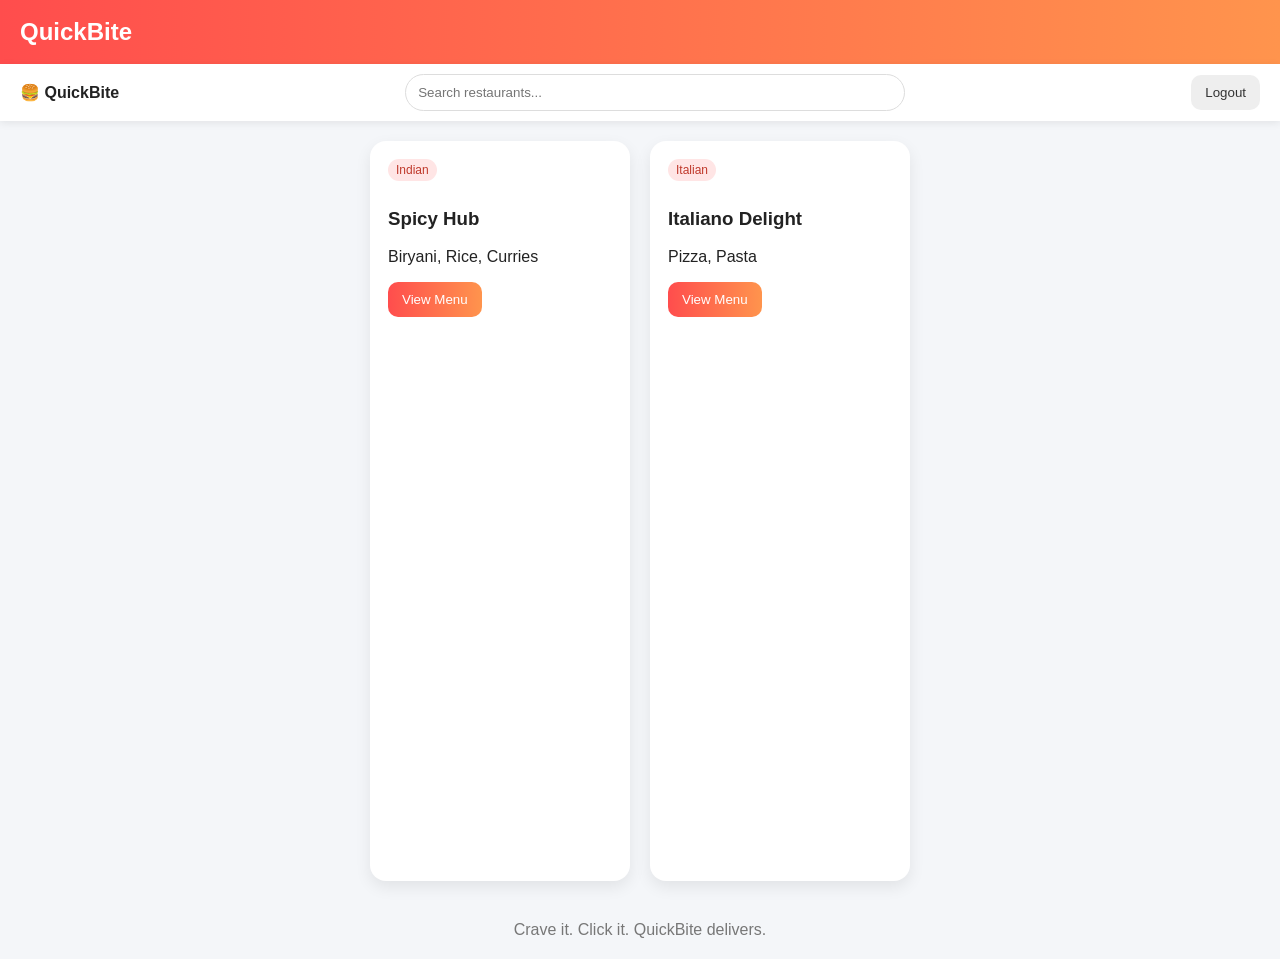
<file: index.html>
<!DOCTYPE html><html><head><link rel="stylesheet" href="css/styles.css"></head>
<body>
<header>QuickBite</header>
<div class="navbar">
  <div class="brand">🍔 QuickBite</div>
  <div class="search"><input id="searchInput" onkeyup="filterRestaurants()" placeholder="Search restaurants..."></div>
  <button onclick="location.href='login.html'" class="secondary">Logout</button>
</div>
<div class="container grid">
  <div class="card res-card" data-name="Spicy Hub">
    <span class="badge">Indian</span>
    <h3>Spicy Hub</h3>
    <p>Biryani, Rice, Curries</p>
    <button onclick="location.href='restaurant1.html'">View Menu</button>
  </div>
  <div class="card res-card" data-name="Italiano Delight">
    <span class="badge">Italian</span>
    <h3>Italiano Delight</h3>
    <p>Pizza, Pasta</p>
    <button onclick="location.href='restaurant2.html'">View Menu</button>
  </div>
</div>
<div class="footer">Crave it. Click it. QuickBite delivers.</div>
</body></html>
</file>
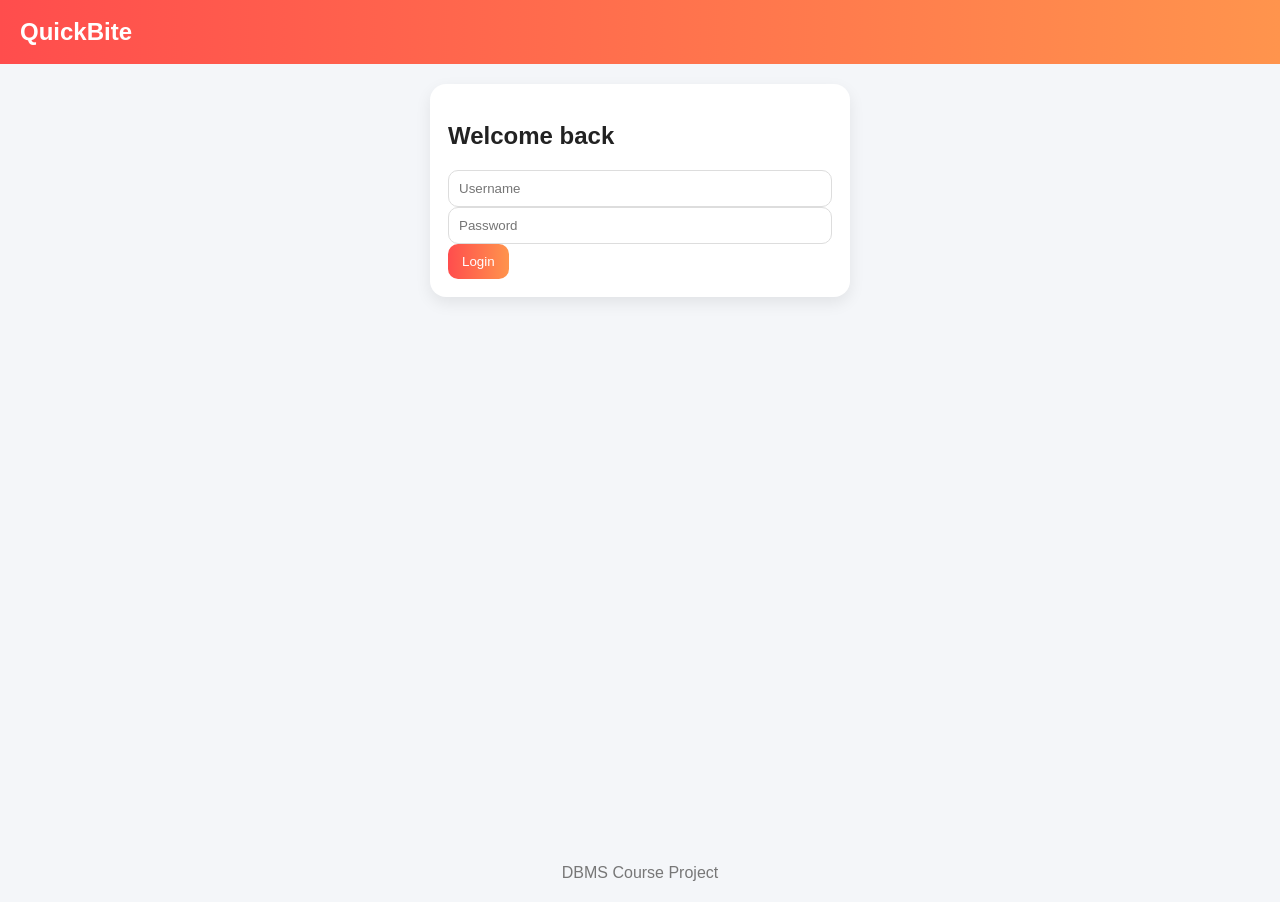
<file: login.html>
<!DOCTYPE html><html><head><link rel="stylesheet" href="css/styles.css"><title>QuickBite Login</title></head>
<body>
<header>QuickBite</header>
<div class="container">
  <div class="card" style="max-width:420px;margin:auto">
    <h2>Welcome back</h2>
    <input placeholder="Username">
    <input type="password" placeholder="Password">
    <button onclick="location.href='index.html'">Login</button>
  </div>
</div>
<div class="footer">DBMS Course Project</div>
</body></html>
</file>
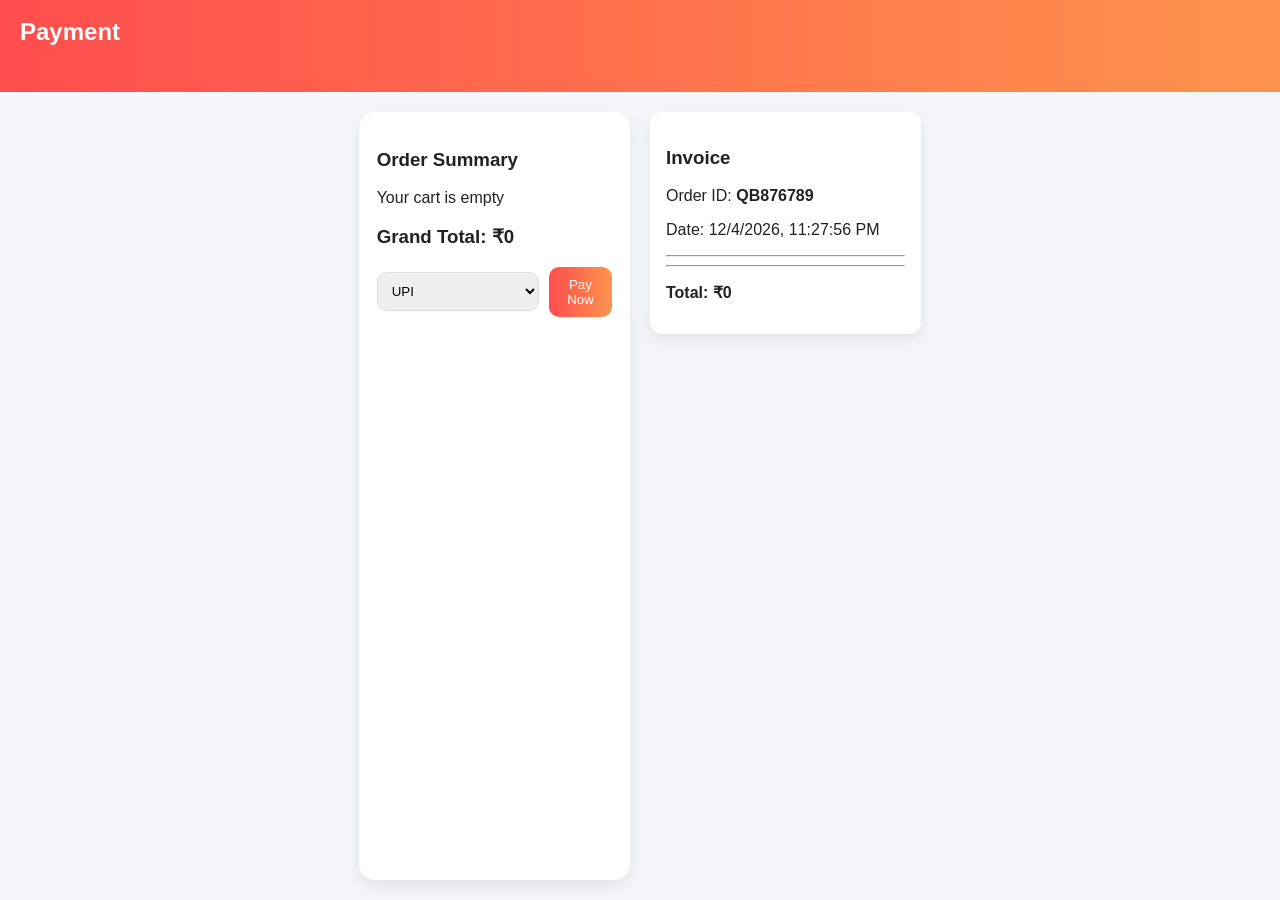
<file: payment.html>
<!DOCTYPE html><html><head>
<link rel="stylesheet" href="css/styles.css"><script src="js/script.js"></script></head>
<body onload="loadPayment()">
<header>Payment</header>
<div class="container grid">
  <div class="card">
    <h3>Order Summary</h3>
    <div id="cart-items"></div>
    <h3>Grand Total: ₹<span id="grand"></span></h3>
    <div class="row">
      <select><option>UPI</option><option>Card</option><option>Cash on Delivery</option></select>
      <button onclick="location.href='tracking.html'">Pay Now</button>
    </div>
  </div>
  <div id="invoice"></div>
</div>
</body></html>
</file>
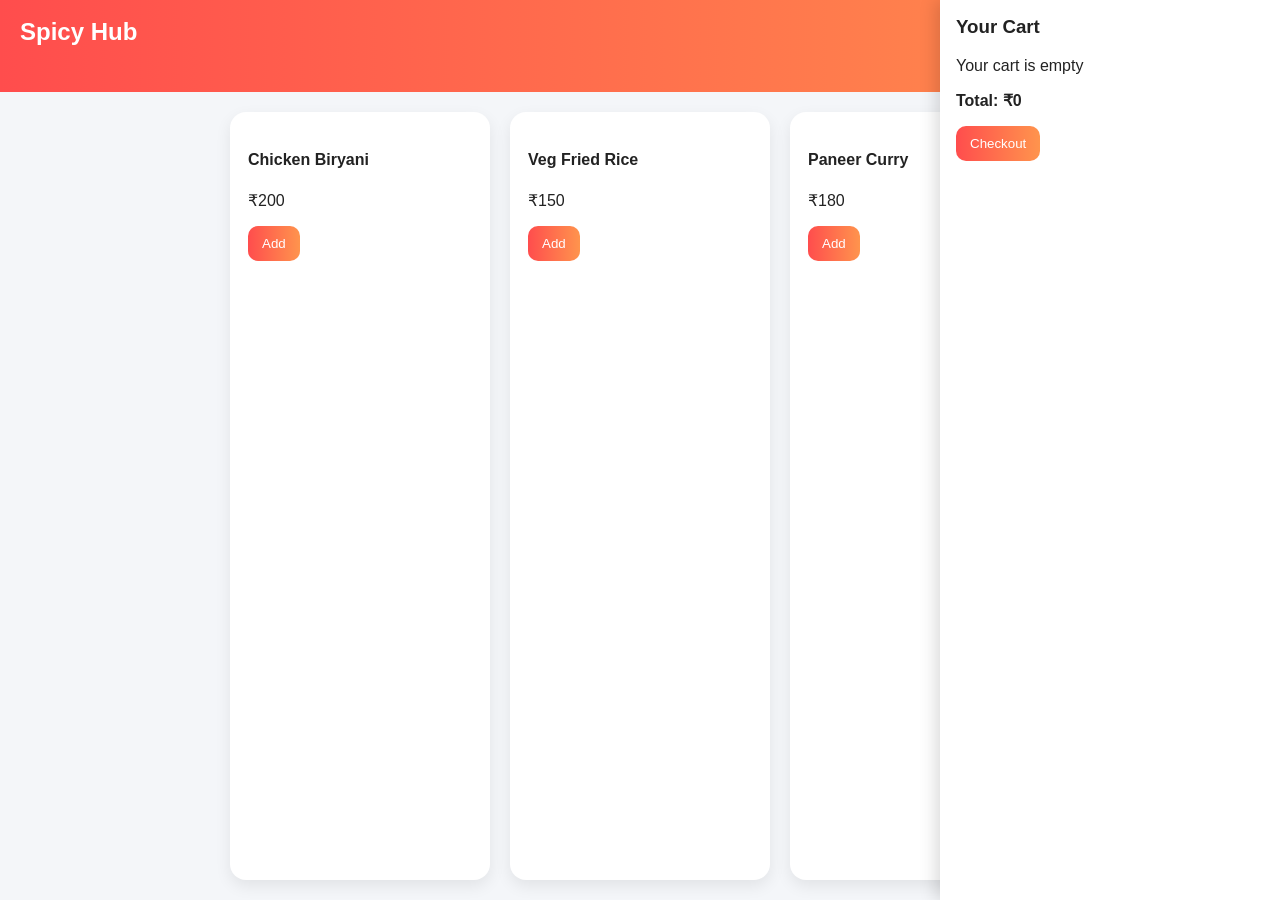
<file: restaurant1.html>
<!DOCTYPE html><html><head>
<link rel="stylesheet" href="css/styles.css"><script src="js/script.js"></script></head>
<body onload="renderCart()">
<header>Spicy Hub</header>
<div class="container grid">
  <div class="card"><h4>Chicken Biryani</h4><p>₹200</p><button onclick="addToCart('Chicken Biryani',200)">Add</button></div>
  <div class="card"><h4>Veg Fried Rice</h4><p>₹150</p><button onclick="addToCart('Veg Fried Rice',150)">Add</button></div>
  <div class="card"><h4>Paneer Curry</h4><p>₹180</p><button onclick="addToCart('Paneer Curry',180)">Add</button></div>
</div>
<div class="cart">
  <h3>Your Cart</h3>
  <div id="cart-items"></div>
  <p class="total">Total: ₹<span id="total">0</span></p>
  <button onclick="goToPayment()">Checkout</button>
</div>
</body></html>
</file>
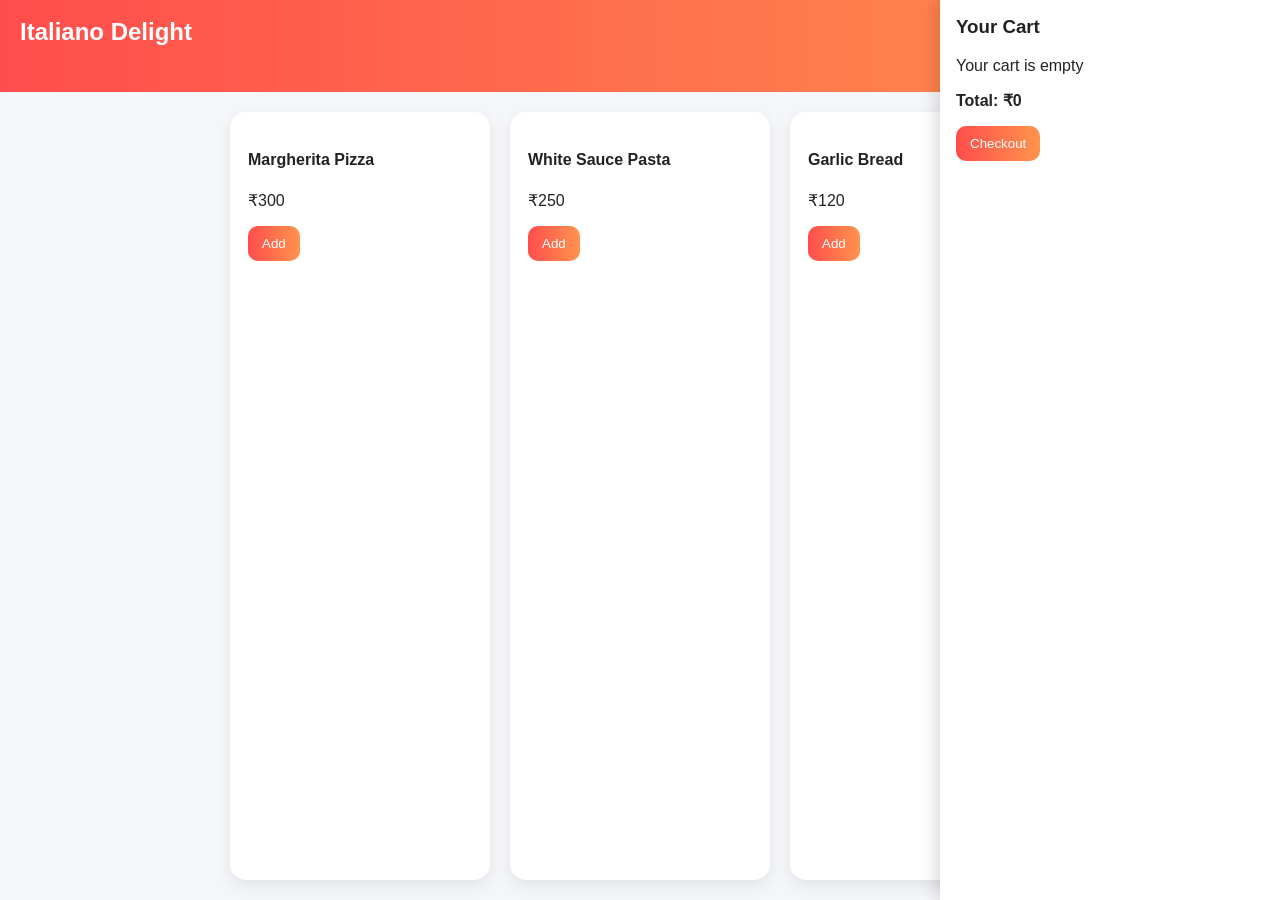
<file: restaurant2.html>
<!DOCTYPE html><html><head>
<link rel="stylesheet" href="css/styles.css"><script src="js/script.js"></script></head>
<body onload="renderCart()">
<header>Italiano Delight</header>
<div class="container grid">
  <div class="card"><h4>Margherita Pizza</h4><p>₹300</p><button onclick="addToCart('Margherita Pizza',300)">Add</button></div>
  <div class="card"><h4>White Sauce Pasta</h4><p>₹250</p><button onclick="addToCart('White Sauce Pasta',250)">Add</button></div>
  <div class="card"><h4>Garlic Bread</h4><p>₹120</p><button onclick="addToCart('Garlic Bread',120)">Add</button></div>
</div>
<div class="cart">
  <h3>Your Cart</h3>
  <div id="cart-items"></div>
  <p class="total">Total: ₹<span id="total">0</span></p>
  <button onclick="goToPayment()">Checkout</button>
</div>
</body></html>
</file>
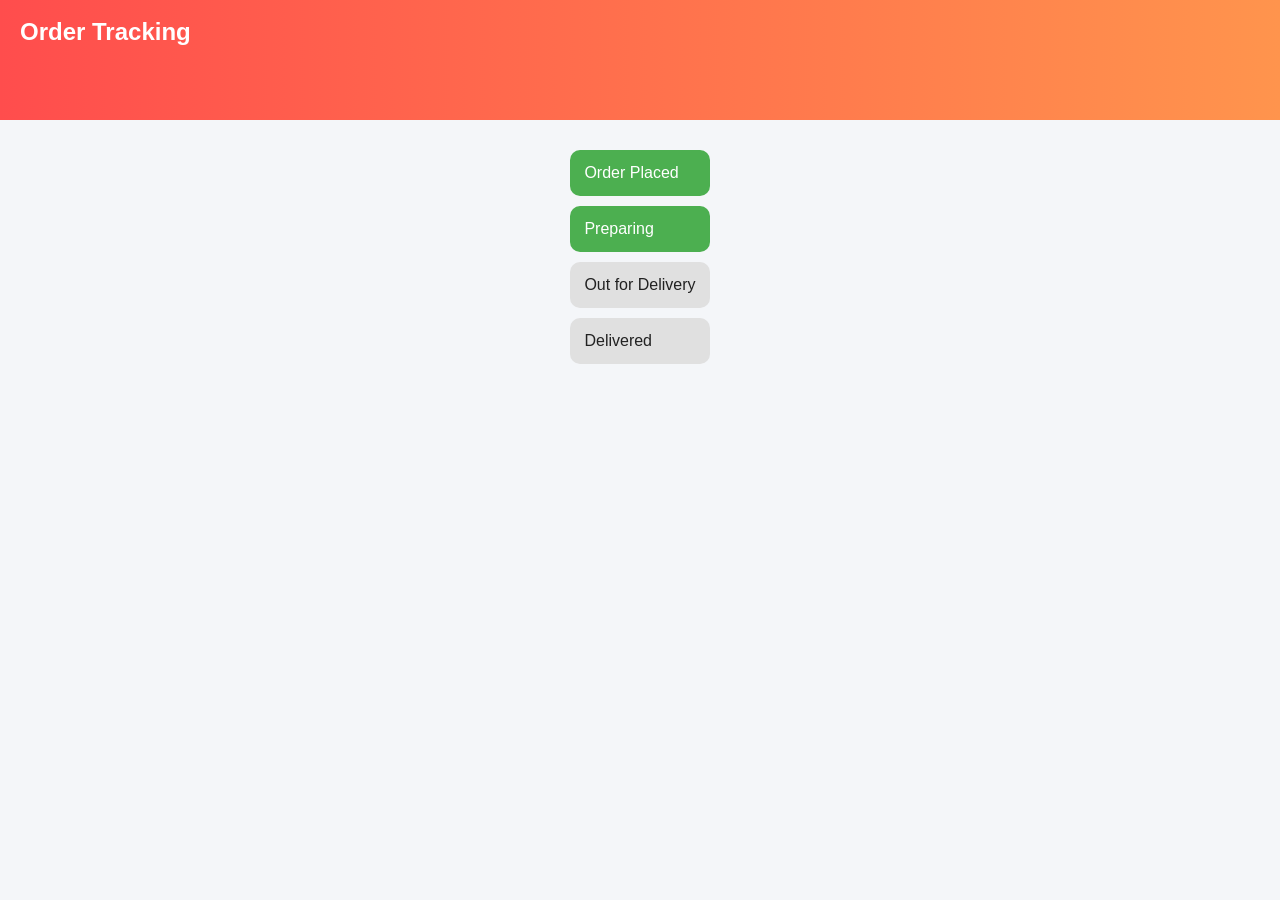
<file: tracking.html>
<!DOCTYPE html><html><head>
<link rel="stylesheet" href="css/styles.css"><script src="js/script.js"></script></head>
<body onload="setStep(2);startTimer()">
<header>Order Tracking</header>
<div class="container status">
  <div class="status-step active">Order Placed</div>
  <div class="status-step active">Preparing</div>
  <div class="status-step">Out for Delivery</div>
  <div class="status-step">Delivered</div>
  <div id="timer" class="timer"></div>
</div>
</body></html>
</file>
<file: css/styles.css>
:root{--grad:linear-gradient(90deg,#ff4d4d,#ff944d);} 
*{box-sizing:border-box}
body{font-family:'Segoe UI',sans-serif;margin:0;background:#f4f6f9;color:#222;min-height:100vh;display:flex;flex-direction:column}

body > *:not(footer){flex:1}
header{background:var(--grad);color:#fff;padding:18px 20px;font-size:24px;font-weight:700}
.navbar{display:flex;gap:12px;align-items:center;justify-content:space-between;padding:10px 20px;background:#fff;box-shadow:0 2px 8px rgba(0,0,0,.08)}
.brand{font-weight:700}
.search{flex:1;max-width:500px}
.search input{width:100%;padding:10px 12px;border-radius:999px;border:1px solid #ddd}
.container{padding:20px;max-width:1400px;margin:auto;min-height:calc(100vh - 120px)}
.grid{display:grid;grid-template-columns:repeat(auto-fit,minmax(260px,1fr));gap:20px}
.card{background:#fff;border-radius:16px;padding:18px;box-shadow:0 6px 16px rgba(0,0,0,.08);transition:.2s}
.card:hover{transform:translateY(-4px)}
.badge{display:inline-block;padding:4px 8px;border-radius:999px;background:#ffe5e5;color:#c0392b;font-size:12px;margin-bottom:8px}
button{background:var(--grad);border:none;padding:10px 14px;color:#fff;border-radius:10px;cursor:pointer}
button.secondary{background:#eee;color:#333}
button:disabled{opacity:.6;cursor:not-allowed}
.row{display:flex;gap:10px;align-items:center;justify-content:space-between}
input,select{padding:10px;border-radius:10px;border:1px solid #ddd;width:100%}
.cart{position:fixed;right:0;top:0;width:340px;height:100%;background:#fff;box-shadow:-4px 0 16px rgba(0,0,0,.15);padding:16px;overflow:auto}
.cart h3{margin-top:0}
.qty{display:inline-flex;gap:6px;align-items:center}
.qty button{background:#eee;color:#333;padding:4px 8px;border-radius:6px}
.remove{color:#e74c3c;cursor:pointer;font-size:14px}
.total{font-weight:700}
.footer{padding:20px;text-align:center;color:#777}
.status{max-width:600px;margin:auto}
.status-step{padding:14px;border-radius:10px;margin:10px 0;background:#e0e0e0}
.status-step.active{background:#4CAF50;color:#fff}
.timer{font-weight:700;margin-top:10px}
.invoice{background:#fff;border-radius:12px;padding:16px;box-shadow:0 6px 16px rgba(0,0,0,.08)}
@media(max-width:900px){.cart{position:static;width:100%;height:auto;box-shadow:none;margin-top:20px}}
</file>
